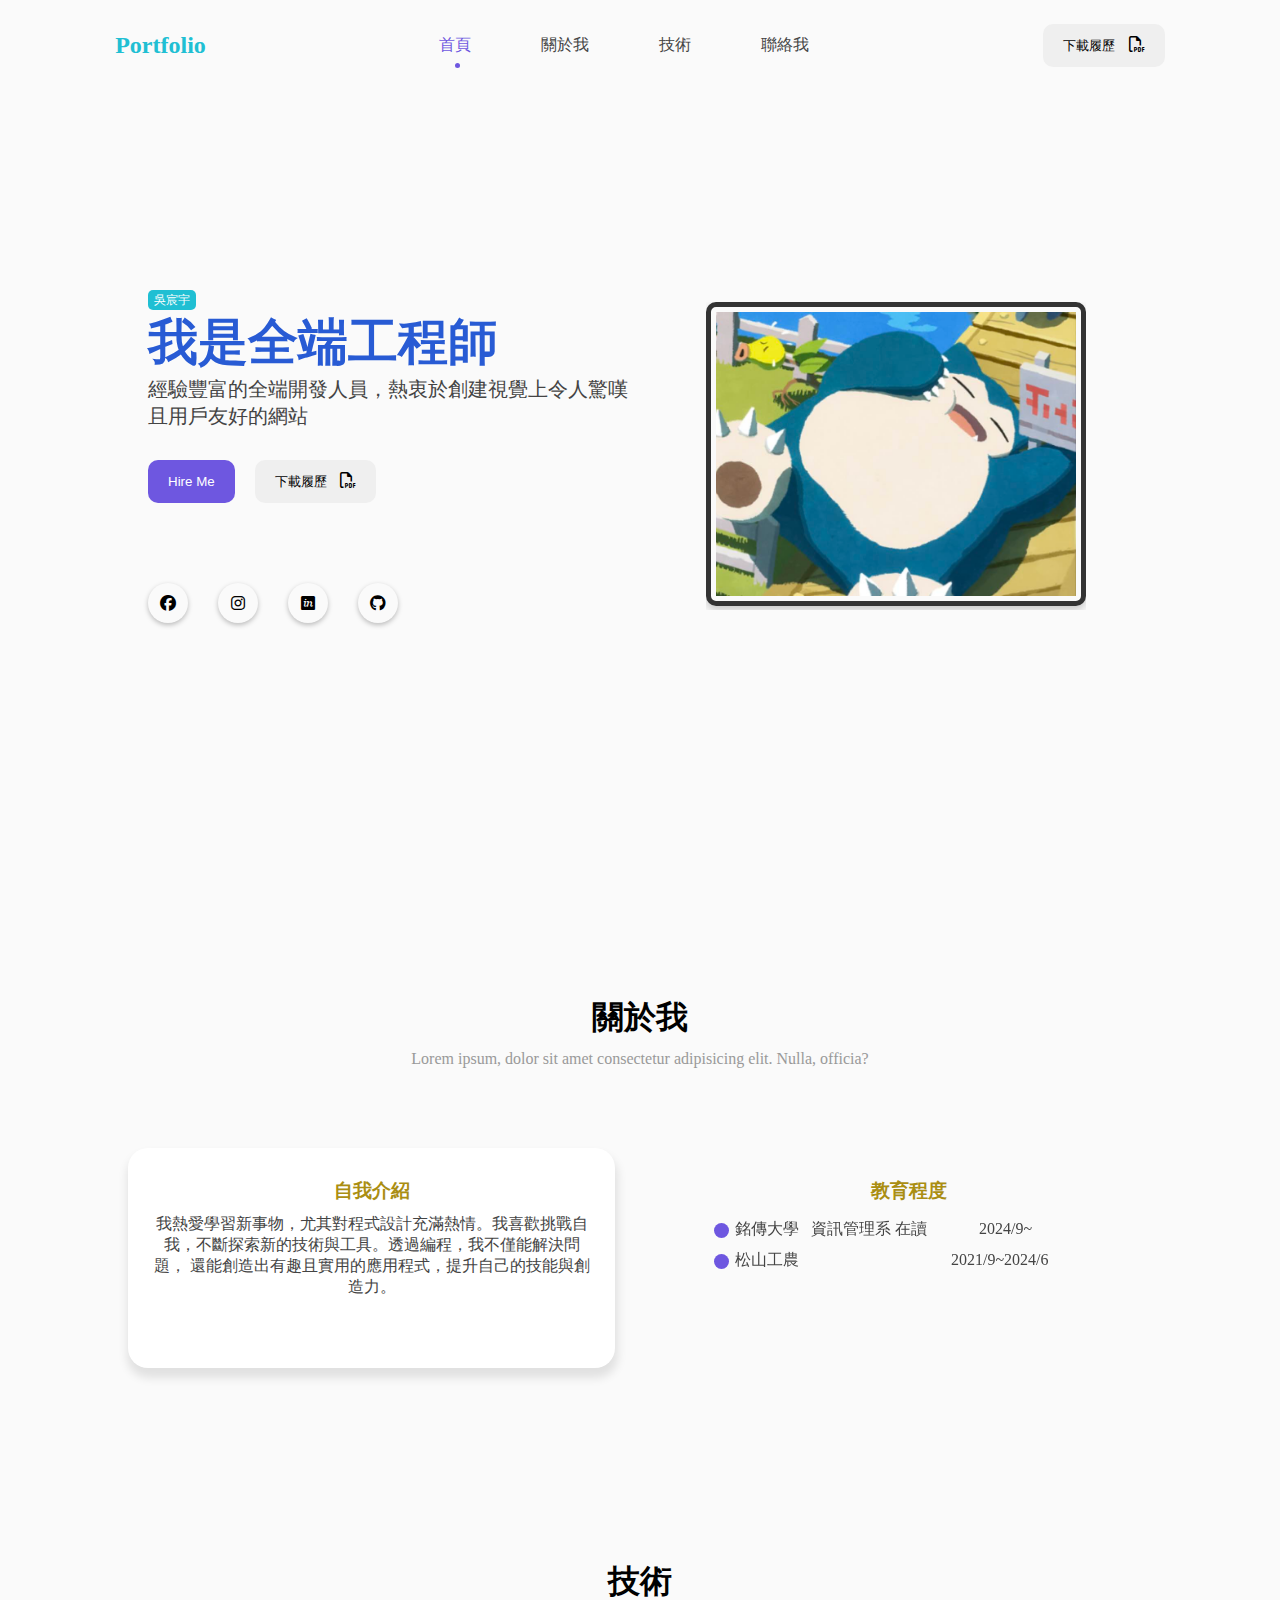
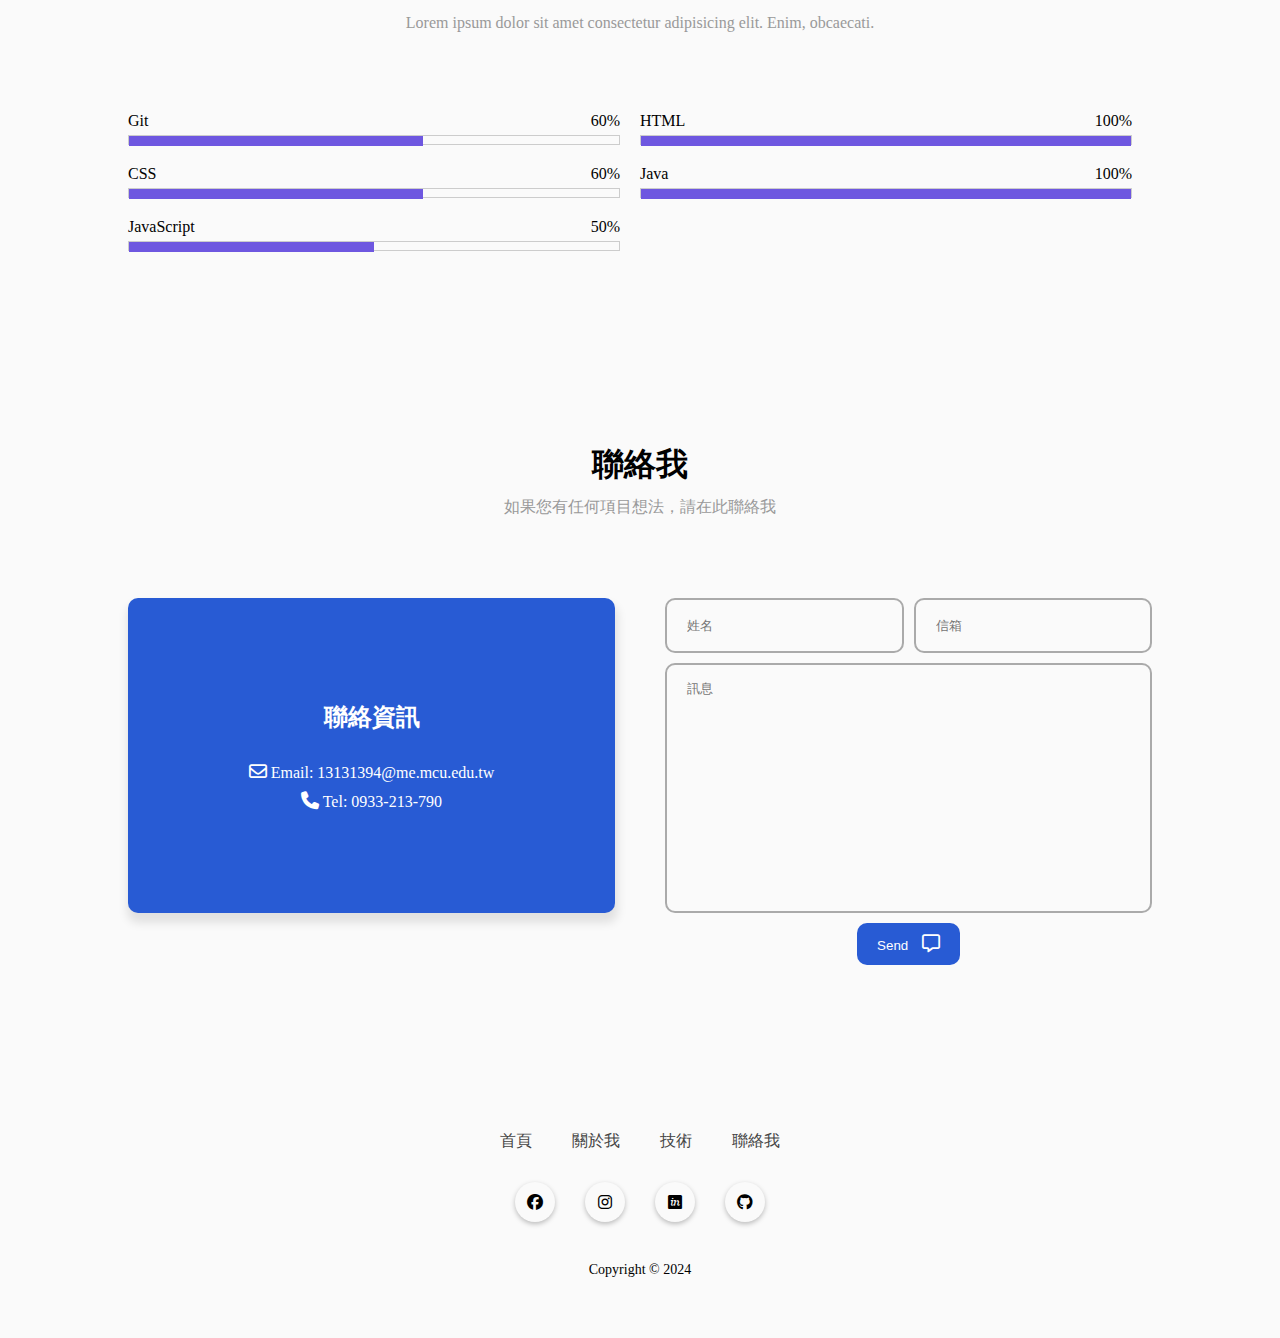
<file: src/index.html>
<!DOCTYPE html>
<html lang="en">
  <head>
    <meta charset="UTF-8" />
    <meta name="viewport" content="width=device-width, initial-scale=1.0" />
    <link rel="stylesheet" href="./style.min.css" />
    <link rel="stylesheet" href="https://cdnjs.cloudflare.com/ajax/libs/font-awesome/6.6.0/css/all.min.css" />
    <title>吳宸宇個人網站</title>
  </head>
  <body>
    <div class="container">
      <nav id="header">
        <div class="nav-logo">Portfolio</div>
        <ul class="nav-menu">
          <li class="nav-item">
            <a href="#home" class="nav-link active-link">首頁</a>
          </li>
          <li class="nav-item">
            <a href="#book" class="nav-link">關於我</a>
          </li>
          <li class="nav-item">
            <a href="#skill" class="nav-link">技術</a>
          </li>
          <li class="nav-item">
            <a href="#contact" class="nav-link">聯絡我</a>
          </li>
        </ul>
        <div>
          <button class="btn">下載履歷 <i class="fa-regular fa-file-pdf"></i></button>
        </div>
      </nav>
      <main class="wrapper">
        <section id="home" class="home-box">
          <div class="home-text">
            <div class="tag"><span>吳宸宇</span></div>
            <div class="name">我是全端工程師</div>
            <div class="subtitle">經驗豐富的全端開發人員，熱衷於創建視覺上令人驚嘆且用戶友好的網站</div>
            <div class="text-btn">
              <button type="button" class="btn blue-btn">Hire Me</button>
              <button class="btn">下載履歷 <i class="fa-regular fa-file-pdf"></i></button>
            </div>
            <div class="icons">
              <div class="icon"><i class="fa-brands fa-facebook"></i></div>
              <div class="icon"><i class="fa-brands fa-instagram"></i></div>
              <div class="icon"><i class="fa-brands fa-invision"></i></div>
              <div class="icon"><i class="fa-brands fa-github"></i></div>
            </div>
          </div>
          <div class="home-image">
            <div class="image">
              
                <img src="./assets/c.jpg" alt="angular" class="framed-image" />
            </div>
          </div>
        </section>
        <section id="book" class="section">
          <div class="top-header">
            <h1>關於我</h1>
            <span>Lorem ipsum, dolor sit amet consectetur adipisicing elit. Nulla, officia?</span>
          </div>
          <div class="about-container">
            <div class="introduce">
              <div class="card">
                <h3>自我介紹</h3>
                <div>
                  我熱愛學習新事物，尤其對程式設計充滿熱情。我喜歡挑戰自我，不斷探索新的技術與工具。透過編程，我不僅能解決問題，
                  還能創造出有趣且實用的應用程式，提升自己的技能與創造力。
                </div>
              </div>
            </div>
            <div class="contents">
              <div class="list">
                <h3>教育程度</h3>
                <div class="item">
                  銘傳大學 &nbsp; 資訊管理系 在讀 &nbsp;&nbsp;&nbsp;&nbsp;&nbsp;&nbsp;&nbsp;&nbsp;&nbsp;&nbsp;&nbsp;&nbsp;2024/9~
                </div>
                <div class="item">
                  松山工農 &nbsp;&nbsp;&nbsp;&nbsp;&nbsp;&nbsp;&nbsp;&nbsp;&nbsp;&nbsp;&nbsp;&nbsp;&nbsp;&nbsp;&nbsp;&nbsp;&nbsp;
                  &nbsp;&nbsp;&nbsp;&nbsp;&nbsp;&nbsp;&nbsp;&nbsp;&nbsp;&nbsp;&nbsp;&nbsp;&nbsp;&nbsp;&nbsp;&nbsp;&nbsp;&nbsp;&nbsp;2021/9~2024/6
                </div>
              </div>
              
        </section>
        <section id="skill" class="section">
          <div class="top-header">
            <h1>技術</h1>
            <span>Lorem ipsum dolor sit amet consectetur adipisicing elit. Enim, obcaecati.</span>
          </div>
          <div class="skill-container">
            <div class="skill-item">
              <span class="skill">
                <span>Git</span>
                <span>60%</span>
              </span>
              <div class="progress-bar-wrap">
                <div class="progress-bar" style="width: 60%"></div>
              </div>
            </div>
            <div class="skill-item">
              <span class="skill">
                <span>HTML</span>
                <span>100%</span>
              </span>
              <div class="progress-bar-wrap">
                <div class="progress-bar" style="width: 100%"></div>
              </div>
            </div>
            <div class="skill-item">
              <span class="skill">
                <span>CSS</span>
                <span>60%</span>
              </span>
              <div class="progress-bar-wrap">
                <div class="progress-bar" style="width: 60%"></div>
              </div>
            </div>
            <div class="skill-item">
              <span class="skill">
                <span>Java</span>
                <span>100%</span>
              </span>
              <div class="progress-bar-wrap">
                <div class="progress-bar" style="width: 100%"></div>
              </div>
            </div>
            <div class="skill-item">
              <span class="skill">
                <span>JavaScript</span>
                <span>50%</span>
              </span>
              <div class="progress-bar-wrap">
                <div class="progress-bar" style="width: 50%"></div>
              </div>
            </div>
          </div>
         
        </section>
        <section id="contact" class="section">
          <div class="top-header">
            <h1>聯絡我</h1>
            <span>如果您有任何項目想法，請在此聯絡我</span>
          </div>
          <div class="contact-container">
            <div class="info">
              <div class="contact-info">
                <h2>聯絡資訊</h2>
                <div><i class="fa-regular fa-envelope"></i> Email: 13131394@me.mcu.edu.tw</div>
                <div><i class="fa-solid fa-phone"></i> Tel: 0933-213-790</div>
              </div>
            </div>
            <div class="form">
              <input type="text" placeholder="姓名" />
              <input type="email" placeholder="信箱" />
              <textarea placeholder="訊息"></textarea>
              <button type="button" class="btn">Send <i class="fa-regular fa-message"></i></button>
            </div>
          </div>
        </section>
      </main>
      <footer>
        <div class="top-footer"></div>
        <u1 class="footer-menu">
          <li class="menu-item">
            <a href="#home">首頁</a>
          </li>
          <li class="menu-item">
            <a href="#about">關於我</a>
          </li>
          <li class="menu-item">
            <a href="#skill">技術</a>
          </li>
          <li class="menu-item">
            <a href="#contact">聯絡我</a>
          </li>
        </u1>
        <div class="footer-icons">
          <div class="icon"><i class="fa-brands fa-facebook"></i></div>
              <div class="icon"><i class="fa-brands fa-instagram"></i></div>
              <div class="icon"><i class="fa-brands fa-invision"></i></div>
              <div class="icon"><i class="fa-brands fa-github"></i></div>
        </div>
        <div class="bottom-footer">Copyright &copy; 2024</div>
      </footer>
    </div>
    <script src="./main.js"></script>
  </body>
</html>
</file>
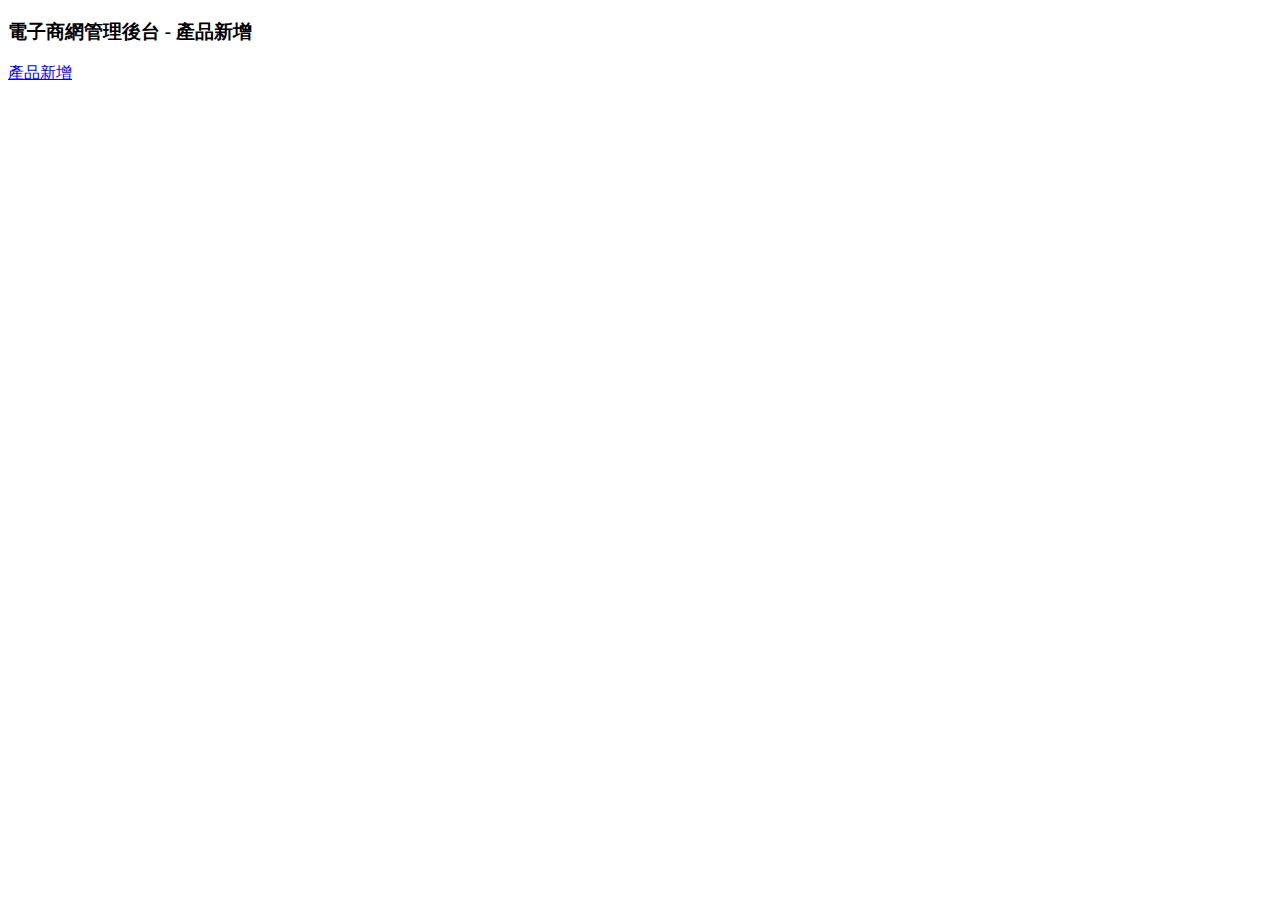
<file: src/assets/code/form.html>
<!DOCTYPE html>
<html lang="en">
  <head>
    <meta charset="UTF-8" />
    <meta name="viewport" content="width=device-width, initial-scale=1.0" />
    <title>電子商網管理後台</title>
  </head>
  <body>
    <header>
      <h3>電子商網管理後台 - 產品新增</h3>
    </header>
    <nav>
      <a href="./index.html">產品新增</a>
    </nav>
  </body>
</html>
</file>
<file: src/style.min.css>
nav{background-color:var(--body-color);position:fixed;width:100%;height:90px;line-height:90px;padding-inline:9vw;display:flex;justify-content:space-between}nav .nav-logo{font-size:24px;font-weight:600;color:var(--logo-color)}nav ul{display:flex;list-style:none}nav ul .nav-link{text-decoration:none;color:var(--text-color);font-weight:500;padding-inline:15px;margin-inline:20px}nav ul .active-link{position:relative;color:var(--first-color)}nav ul .active-link::after{position:absolute;content:"";width:5px;height:5px;background-color:var(--first-color);left:50%;bottom:-15px;border-radius:50%}.btn{font-weight:500;padding:12px 20px;background-color:#efefef;border:none;border-radius:10px;cursor:pointer}.btn:hover{background-color:var(--second-color);color:var(--withe-color)}.btn>i{margin-left:10px}.home-text{padding-left:20px;min-height:80vh;width:50%;display:flex;flex-direction:column;justify-content:center}.home-text .tag>span{background-color:var(--logo-color);color:var(--white-color);padding:3px 6px;font-size:12px;border-radius:5px}.home-text .name{font-size:50px;font-weight:600;color:var(--third-color)}.home-text .subtitle{font-size:20px;margin-bottom:30px;color:var(--text-color)}.home-text .text-btn{display:flex;gap:20px}.home-text .text-btn>.blue-btn{background-color:var(--first-color);color:var(--white-color)}.home-text .text-btn>.blue-btn:hover{background-color:var(--first-color)}.home-text .icons{display:flex;margin-top:5em;gap:30px}.home-image{display:flex;justify-content:right;align-items:center;width:50%;min-height:80vh}.home-image .image{width:380px;margin:0 auto;overflow:hidden}.home-image .image img{width:380px}.about-container{display:flex;justify-content:space-between;width:100%;gap:50px}.about-container .introduce,.about-container .contents{width:50%}.about-container h3{margin-bottom:10px;font-style:20px;font-weight:600;color:var(--second-color)}.about-container .card{display:flex;align-items:center;flex-direction:column;padding:30px 20px 70px;width:100%;background-color:var(--white-color);border-radius:20px;box-shadow:1px 8px 10px 2px var(--first-shadow-color)}.about-container .card div{text-align:center;font-style:17px;color:var(--text-color)}.about-container .list{display:flex;flex-direction:column;padding:30px 65px 70px;width:100%}.about-container .list h3{text-align:center}.about-container .list .item{font-style:17px;padding:5px;color:var(--text-color);position:relative}.about-container .list .item::before{box-sizing:border-box;content:"";position:absolute;top:9px;left:-16px;width:15px;height:15px;border-radius:50px;background-color:var(--first-color)}.skill-container{display:flex;width:100%;gap:20px;flex-wrap:wrap}.skill-container .skill-item{flex-basis:calc(50% - 20px);display:flex;flex-direction:column;gap:5px}.skill-container .skill-item .skill{display:flex;justify-content:space-between;align-items:center}.skill-container .skill-item .progress-bar-wrap{height:10px;border:1px solid #ccc}.skill-container .skill-item .progress-bar-wrap .progress-bar{height:10px;background-color:var(--first-color)}.contact-container{display:flex;justify-content:space-between;width:100%;gap:50px}.contact-container .info,.contact-container .form{width:50%}.contact-container .contact-info{display:flex;flex-direction:column;justify-content:center;align-items:center;padding:20px 30px;width:100%;height:315px;background-color:var(--third-color);color:var(--white-color);border-radius:10px;gap:10px;box-shadow:1px 8px 10px 2px var(--first-shadow-color)}.contact-container .contact-info>h2{margin-bottom:20px}.contact-container .contact-info i{font-size:18px}.contact-container .form{display:grid;grid-template-columns:repeat(2, 1fr);grid-template-rows:55px 250px 1fr;gap:10px}.contact-container .form input,.contact-container .form textarea{background:rgba(0,0,0,0);border:2px solid #aaa;border-radius:10px;padding:15px 20px;outline:none}.contact-container .form input{padding:15px 20px}.contact-container .form textarea{grid-column:1/3;resize:none}.contact-container .form .btn{margin:0 auto;grid-column:1/3;background-color:var(--third-color);color:var(--white-color)}.contact-container .form .btn i{font-size:18px}footer{display:flex;justify-content:center;align-items:center;flex-direction:column;row-gap:30px;padding-block:40px 60px}footer .top-footer{font-size:25px;font-weight:600}footer .footer-menu{display:flex}footer .footer-menu .menu-item{list-style:none}footer .footer-menu .menu-item a{text-decoration:none;color:var(--text-color);font-weight:500;margin-inline:20px}footer .footer-icons{display:flex;gap:30px}footer .bottom-footer{font-size:14px;margin-top:10px}:root{--body-color: rgb(250, 250, 250);--logo-color: rgb(32, 191, 211);--white-color: rgb(255, 255, 255);--text-color: rgb(68, 68, 68);--first-color: rgb(110, 87, 224);--first-color-hover: rgb(40, 91, 212);--first-shadow-color: rgba(0, 0, 0, 0.1);--second-color: rgb(170, 142, 18);--third-color: rgb(40, 91, 212)}html{scroll-behavior:smooth}body{background-color:var(--body-color)}body .container{width:100%}*{margin:0;padding:0;box-sizing:border-box}.wrapper{padding-inline:10vw}.wrapper .home-box{display:flex;padding-block:6em;height:100vh;min-height:700px}.wrapper .section{padding-block:6em}.wrapper .section .top-header{text-align:center;margin-bottom:5em}.wrapper .section .top-header h1{font-weight:600;margin-bottom:10px}.wrapper .section .top-header span{color:#999}i{font-size:16px}.icon{display:flex;justify-content:center;align-items:center;width:40px;height:40px;border-radius:50%;box-shadow:0px 2px 5px 0px rgba(0,0,0,.25);cursor:pointer}.framed-image{border:5px solid #333;border-radius:10px;padding:5px;box-shadow:0 4px 8px rgba(0,0,0,.2)}/*# sourceMappingURL=style.min.css.map */
</file>
